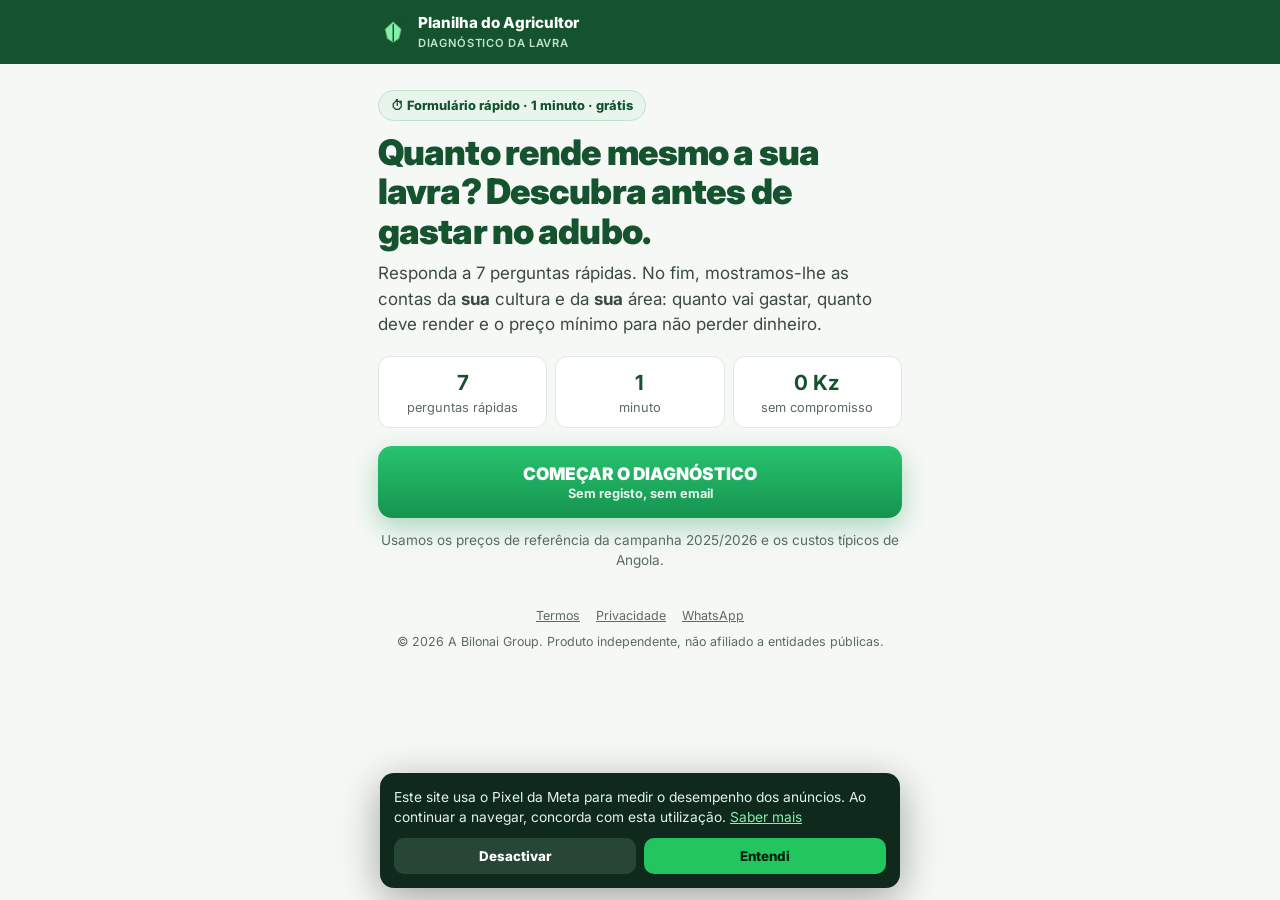
<file: index.html>
<!doctype html>
<html lang="pt-AO">
<head>
<meta charset="utf-8">
<meta name="viewport" content="width=device-width,initial-scale=1,viewport-fit=cover">
<title>Diagnóstico grátis da sua lavra · Planilha do Agricultor</title>
<meta name="description" content="Responda a 7 perguntas rápidas e veja quanto a sua lavra deve render, quanto custa e o preço mínimo para não perder dinheiro.">
<meta name="theme-color" content="#14532d">
<meta property="og:title" content="Quanto rende mesmo a sua lavra? Diagnóstico em 1 minuto">
<meta property="og:image" content="assets/caixa.webp">
<link rel="icon" type="image/png" href="favicon.png">
<link rel="preconnect" href="https://fonts.googleapis.com"><link rel="preconnect" href="https://fonts.gstatic.com" crossorigin>
<link rel="stylesheet" href="https://fonts.googleapis.com/css2?family=Inter:wght@400;500;600;700;800;900&display=swap">
<link rel="stylesheet" href="style.css">
</head>
<body>
<header class="top"><div class="wrap"><img src="favicon.png" alt=""><div>Planilha do Agricultor<small>Diagnóstico da lavra</small></div></div></header>

<!-- 1. INTRO -->
<section id="intro" class="intro"><div class="wrap">
 <span class="tag">⏱ Formulário rápido · 1 minuto · grátis</span>
 <h1>Quanto rende mesmo a sua lavra? Descubra antes de gastar no adubo.</h1>
 <p class="lead">Responda a 7 perguntas rápidas. No fim, mostramos-lhe as contas da <b>sua</b> cultura e da <b>sua</b> área: quanto vai gastar, quanto deve render e o preço mínimo para não perder dinheiro.</p>
 <div class="how"><div><b>7</b>perguntas rápidas</div><div><b>1</b>minuto</div><div><b>0 Kz</b>sem compromisso</div></div>
 <button class="btn" id="start" type="button">COMEÇAR O DIAGNÓSTICO<small>Sem registo, sem email</small></button>
 <p class="small" style="margin-top:12px;text-align:center">Usamos os preços de referência da campanha 2025/2026 e os custos típicos de Angola.</p>
</div></section>

<!-- 2. QUIZ -->
<section id="quiz" class="quiz" hidden><div class="wrap">
 <div class="prog"><i id="pbar"></i></div><div class="pstep" id="pstep">Pergunta 1 de 7</div>

 <div class="q" data-k="cultura"><h2>O que produz mais?</h2><p class="h">Escolha a cultura principal.</p><div class="opts">
  <button class="opt" data-v="milho"><span class="e">🌽</span><span>Milho</span></button>
  <button class="opt" data-v="feijao"><span class="e">🫘</span><span>Feijão</span></button>
  <button class="opt" data-v="batata"><span class="e">🥔</span><span>Batata-rena</span></button>
  <button class="opt" data-v="horta"><span class="e">🍅</span><span>Hortícolas<small>tomate, cebola, repolho</small></span></button>
  <button class="opt" data-v="mandioca"><span class="e">🌿</span><span>Mandioca</span></button>
  <button class="opt" data-v="soja"><span class="e">🌱</span><span>Soja, amendoim ou arroz</span></button></div></div>

 <div class="q" data-k="area"><h2>Quantos hectares semeia por campanha?</h2><p class="h">1 hectare = 100 m × 100 m (mais ou menos um campo de futebol e meio).</p><div class="opts two">
  <button class="opt" data-v="0.5"><span>Menos de 1 ha</span></button><button class="opt" data-v="2"><span>1 a 3 ha</span></button>
  <button class="opt" data-v="5"><span>3 a 10 ha</span></button><button class="opt" data-v="15"><span>Mais de 10 ha</span></button></div></div>

 <div class="q" data-k="objetivo"><h2>O que faz com a colheita?</h2><div class="opts">
  <button class="opt" data-v="vende"><span class="e">💰</span><span>Vendo quase tudo</span></button>
  <button class="opt" data-v="parte"><span class="e">⚖️</span><span>Vendo uma parte e fico com outra</span></button>
  <button class="opt" data-v="casa"><span class="e">🏠</span><span>É sobretudo para casa</span></button></div></div>

 <div class="q" data-k="lucro"><h2>Sabe quanto lucrou na última campanha?</h2><div class="opts">
  <button class="opt" data-v="sim"><span class="e">✅</span><span>Sim, sei o valor exacto</span></button>
  <button class="opt" data-v="mais"><span class="e">🤔</span><span>Mais ou menos</span></button>
  <button class="opt" data-v="nao"><span class="e">❓</span><span>Não faço ideia</span></button></div></div>

 <div class="q" data-k="registo"><h2>Onde aponta os gastos da lavra?</h2><div class="opts">
  <button class="opt" data-v="cabeca"><span class="e">🧠</span><span>De cabeça</span></button>
  <button class="opt" data-v="caderno"><span class="e">📒</span><span>Num caderno</span></button>
  <button class="opt" data-v="tele"><span class="e">📱</span><span>No telemóvel ou Excel</span></button>
  <button class="opt" data-v="nada"><span class="e">🚫</span><span>Não aponto</span></button></div></div>

 <div class="q" data-k="dor"><h2>O que mais lhe tira o sono?</h2><p class="h">Escolha a principal.</p><div class="opts">
  <button class="opt" data-v="adubo"><span class="e">🧪</span><span>O adubo e as sementes estão caríssimos</span></button>
  <button class="opt" data-v="preco"><span class="e">📉</span><span>Vendo e não sei se ganhei ou perdi</span></button>
  <button class="opt" data-v="dinheiro"><span class="e">💸</span><span>O dinheiro acaba antes da colheita</span></button>
  <button class="opt" data-v="tarefas"><span class="e">📅</span><span>Atraso a adubação e as sachas</span></button>
  <button class="opt" data-v="chuva"><span class="e">🌧️</span><span>Tenho medo de um ano de pouca chuva</span></button></div></div>

 <div class="q" data-k="nome"><h2>Para quem é o diagnóstico?</h2><p class="h">Só para personalizar o resultado. Não guardamos estes dados.</p>
  <input class="txt" id="nome" type="text" placeholder="O seu primeiro nome" autocomplete="given-name" maxlength="30">
  <select class="txt" id="prov"><option value="">Província (opcional)</option><option>Bengo</option><option>Benguela</option><option>Bié</option><option>Cabinda</option><option>Cuando</option><option>Cubango</option><option>Cuanza Norte</option><option>Cuanza Sul</option><option>Cunene</option><option>Huambo</option><option>Huíla</option><option>Icolo e Bengo</option><option>Luanda</option><option>Lunda Norte</option><option>Lunda Sul</option><option>Malanje</option><option>Moxico</option><option>Moxico Leste</option><option>Namibe</option><option>Uíge</option><option>Zaire</option></select>
  <button class="btn" id="fim" type="button" style="margin-top:14px">VER O MEU DIAGNÓSTICO</button></div>

 <button class="back" id="voltar" type="button">← Voltar</button>
</div></section>

<!-- 3. A CRUZAR DADOS -->
<section id="anl" class="anl" hidden><div class="wrap">
 <div class="spin"></div><h2>A cruzar os seus dados…</h2>
 <div class="bar2"><i id="abar"></i></div>
 <ul class="chk" id="steps"></ul>
</div></section>

<!-- 4. RESULTADO -->
<section id="res" class="res" hidden><div class="wrap">
 <span class="tag">✓ Diagnóstico pronto</span>
 <h1 id="rtitle"></h1>
 <p class="lead" id="rlead"></p>
 <div class="card"><h3>A sua campanha em números</h3><div id="nums"></div><p class="small" style="margin-top:8px">Estimativa com valores de referência de Angola. Na planilha usa os seus preços reais.</p></div>
 <div id="alerts"></div>
 <div class="card"><h3>O que resolve o seu caso</h3><ul class="fix" id="fix"></ul></div>
 <div class="card"><h3>Assim fica a sua lavra na planilha</h3>
  <div class="phone"><div class="ph">
   <div class="bar">▦ Simulador · <span id="mcul"></span></div><div id="msim"></div>
   <div class="bar" style="margin-top:0">▦ Agenda · exemplo de uma campanha</div><div id="mag"></div>
  </div></div></div>
 <div class="card sol"><img src="assets/caixa.webp" alt="Planilha do Agricultor" width="120" height="180"><p><b>A Planilha do Agricultor</b> faz estas contas com os <b>seus</b> números, lembra-o de cada tarefa e mostra o lucro de cada parcela. Funciona no Excel e no Google Sheets, no telemóvel.</p></div>
 <a class="btn amb" id="go" href="oferta.html" style="margin-top:18px">QUERO A MINHA PLANILHA<small>Ver o preço de lançamento</small></a>
</div></section>

<footer class="f"><div class="wrap"><nav><a href="termos.html">Termos</a><a href="privacidade.html">Privacidade</a><a data-wa href="#">WhatsApp</a></nav><p>© <span id="year">2026</span> A Bilonai Group. Produto independente, não afiliado a entidades públicas.</p></div></footer>
<div class="sticky" id="sticky" hidden><a class="btn amb" id="go2" href="oferta.html">QUERO A MINHA PLANILHA</a></div>

<script src="config.js"></script>
<script>
(function(){
var D={
 milho:{n:'milho',c:625000,y:3000,p:280,t:[['Preparar o terreno',-14],['Sementeira e NPK de fundo',0],['1.ª sacha e lagarta-do-cartucho',21],['Ureia de cobertura',35],['Colheita',130]],u:'kg'},
 feijao:{n:'feijão',c:492500,y:900,p:650,t:[['Preparar o terreno',-10],['Sementeira e NPK de fundo',0],['1.ª sacha',15],['2.ª sacha e pragas',30],['Colheita',90]]},
 batata:{n:'batata-rena',c:1710000,y:15000,p:250,t:[['Preparar o terreno e sulcos',-14],['Plantação e NPK',0],['1.ª amontoa e ureia',25],['Tratamento contra míldio',50],['Colheita',110]]},
 horta:{n:'hortícolas (ex.: tomate)',c:1970000,y:20000,p:300,t:[['Viveiro',-30],['Transplante e NPK',0],['Tutorar',15],['Ureia e tratamento',30],['Início da colheita',70]]},
 mandioca:{n:'mandioca',c:390000,y:10000,p:120,t:[['Preparar o terreno',-14],['Plantar as estacas',0],['1.ª sacha',30],['2.ª sacha',90],['Colheita (a partir de)',365]]},
 soja:{n:'soja',c:516000,y:1800,p:320,t:[['Preparar o terreno',-14],['Sementeira e NPK',0],['1.ª sacha',20],['2.ª sacha e lagartas',40],['Colheita',120]]}
};
var A={}, qs=[].slice.call(document.querySelectorAll('.q')), i=0, $=function(id){return document.getElementById(id)};
function kz(v){return (v<0?'−':'')+Math.round(Math.abs(v)).toString().replace(/\B(?=(\d{3})+(?!\d))/g,'.')+' Kz'}
function n0(v){return Math.round(v).toString().replace(/\B(?=(\d{3})+(?!\d))/g,'.')}
function show(k){qs.forEach(function(q,j){q.classList.toggle('on',j===k)}); $('pbar').style.width=Math.round(100*k/qs.length)+'%'; $('pstep').textContent='Pergunta '+(k+1)+' de '+qs.length; $('voltar').style.visibility=k?'visible':'hidden'; window.scrollTo(0,0)}
$('start').onclick=function(){$('intro').hidden=true;$('quiz').hidden=false;show(0); if(window.track)track('IniciouDiagnostico',{},true)};
qs.forEach(function(q){q.querySelectorAll('.opt').forEach(function(b){b.onclick=function(){
  q.querySelectorAll('.opt').forEach(function(x){x.classList.remove('sel')}); b.classList.add('sel');
  A[q.getAttribute('data-k')]=b.getAttribute('data-v'); setTimeout(function(){i++;show(i)},220);}})});
$('voltar').onclick=function(){if(i>0){i--;show(i)}};
$('fim').onclick=function(){A.nome=($('nome').value||'').trim().split(' ')[0]; A.prov=$('prov').value; $('quiz').hidden=true; analisar()};
function analisar(){
  var d=D[A.cultura]||D.milho, a=+A.area||1;
  $('anl').hidden=false; window.scrollTo(0,0);
  var S=['A ler as suas respostas',
   'A calcular o custo por hectare de '+d.n+' em Angola'+(A.prov?' ('+A.prov+')':''),
   'A comparar com o preço de referência: '+n0(d.p)+' Kz/kg',
   'A projectar '+n0(a)+' ha numa campanha normal',
   'A simular um ano de pouca chuva',
   'A calcular o preço mínimo para não perder',
   'A montar a sua solução'];
  $('steps').innerHTML=S.map(function(s){return '<li><i>✓</i>'+s+'</li>'}).join('');
  var li=$('steps').children, k=0, T=S.length, dur=6200, t0=Date.now();
  var iv=setInterval(function(){var p=Math.min(1,(Date.now()-t0)/dur); $('abar').style.width=Math.round(p*100)+'%';
    while(k<T&&p>=(k+1)/T){li[k].classList.add('ok');k++}
    if(p>=1){clearInterval(iv);setTimeout(resultado,350)}},80);
}
function resultado(){
  var d=D[A.cultura]||D.milho, a=+A.area||1, nome=A.nome?A.nome+', ':'';
  var custo=d.c*a, prod=d.y*a, rec=prod*d.p, lucro=rec-custo, seca=prod*0.5*d.p-custo, pmin=d.c/d.y, ymin=d.c/d.p, fam=(1000/3000);
  $('anl').hidden=true; $('res').hidden=false; window.scrollTo(0,0);
  $('rtitle').textContent=(A.nome?A.nome+', este':'Este')+' é o diagnóstico da sua lavra de '+d.n;
  $('rlead').textContent='Para '+(a<1?'cerca de meio hectare':n0(a)+' ha')+', com os custos e preços de referência de Angola, as contas são estas:';
  $('nums').innerHTML=[
   ['Vai gastar (sementes, adubo, trabalho, tractor…)',kz(custo)],
   ['Deve colher, num ano normal',n0(prod)+' kg ('+n0(prod/50)+' sacos)'],
   ['Vale, ao preço de referência',kz(rec)],
   ['Lucro esperado num ano normal',kz(lucro),'big'],
   ['Preço mínimo para não perder',kz(pmin).replace(' Kz',' Kz/kg')],
   ['Colheita mínima para não perder',n0(ymin*a)+' kg']
  ].map(function(r){return '<div class="kv '+(r[2]||'')+'"><span>'+r[0]+'</span><b'+(r[1].charAt(0)==='−'?' class="neg"':'')+'>'+r[1]+'</b></div>'}).join('');
  var al='';
  if(seca<0) al+='<div class="alert">⚠️ <b>Num ano de pouca chuva</b> (metade da colheita), a mesma lavra dá um <b>prejuízo de '+kz(-seca).replace('−','')+'</b>. Saber isto antes de comprar o adubo muda a decisão.</div>';
  if(A.cultura==='milho') al+='<div class="alert">⚠️ Na agricultura familiar, a média nacional do milho é cerca de <b>1 tonelada por hectare</b>. Com 1 t/ha, cada hectare vale só '+kz(1000*d.p)+', menos de metade do que custa uma lavra bem adubada ('+kz(d.c)+'). Quem investe em adubo tem de colher bem acima da média para compensar.</div>';
  if(A.lucro!=='sim'||A.registo==='cabeca'||A.registo==='nada') al+='<div class="alert">⚠️ Disse que '+(A.lucro==='nao'?'não sabe quanto lucrou':A.lucro==='mais'?'só sabe mais ou menos o que lucrou':'aponta os gastos '+(A.registo==='cabeca'?'de cabeça':'pouco'))+'. É assim que o dinheiro sai em pequenos gastos (diárias, transporte, sacos) que ninguém soma.</div>';
  if(lucro>0&&!al) al+='<div class="good">✅ A sua cultura compensa num ano normal. O ganho está em controlar os gastos e vender acima de '+kz(pmin).replace(' Kz',' Kz/kg')+'.</div>';
  $('alerts').innerHTML=al;
  var F={adubo:'O <b>Simulador</b> mostra, antes de comprar, se o adubo se paga com o seu preço de venda.',preco:'O <b>Painel</b> mostra o lucro de cada parcela e o custo real por kg. Nunca mais vende abaixo do custo.',dinheiro:'O <b>dinheiro mês a mês</b> avisa quando vai faltar dinheiro antes da colheita, a tempo de pedir crédito.',tarefas:'A <b>Agenda automática</b> cria as tarefas a partir da data de sementeira e avisa: «Esta semana», «Atrasada».',chuva:'A <b>tabela «e se?»</b> mostra o lucro num ano normal, fraco e de seca, antes de semear.'};
  var order=[A.dor||'preco'].concat(['preco','tarefas','dinheiro','adubo','chuva'].filter(function(x){return x!==A.dor})).slice(0,4);
  $('fix').innerHTML=order.map(function(k,j){return '<li><i>'+(j+1)+'</i><span>'+F[k]+'</span></li>'}).join('')+'<li><i>5</i><span>Registo de <b>2 minutos por dia</b>: gastos, dias de trabalho, colheita e vendas, com listas para escolher.</span></li>';
  $('mcul').textContent=d.n+' · '+n0(a)+' ha';
  $('msim').innerHTML=[['Investimento',kz(custo)],['Receita esperada',kz(rec)],['Lucro esperado',kz(lucro),'t'],['Ano de seca (−50%)',kz(seca)]].map(function(r){return '<div class="row '+(r[2]||'')+'"><span>'+r[0]+'</span><b'+(r[1].charAt(0)==='−'?' style="color:#c0392b"':'')+'>'+r[1]+'</b></div>'}).join('');
  var st=['g','g','y','',''], lb=['✓ Feita','✓ Feita','Esta semana','Este mês','Mais tarde'];
  $('mag').innerHTML=d.t.map(function(t,j){return '<div class="tsk"><span>'+t[0]+'</span><span class="pill '+(st[j]||'')+'" style="'+(st[j]?'':'background:#eef3ef;color:#5b6b62')+'">'+lb[j]+'</span></div>'}).join('');
  var qsx='?c='+encodeURIComponent(A.cultura||'milho')+'&a='+encodeURIComponent(a)+(A.nome?'&n='+encodeURIComponent(A.nome):'')+(location.search?'&'+location.search.slice(1):'');
  $('go').href='oferta.html'+qsx; $('go2').href='oferta.html'+qsx;
  try{sessionStorage.setItem('agro_diag',JSON.stringify({c:A.cultura,a:a,n:A.nome,l:lucro}))}catch(e){}
  $('sticky').hidden=false;
  if(window.track) track('Lead',{content_name:'Diagnostico '+(A.cultura||'')});
}
})();
</script>
<script src="site.js"></script>
</body>
</html>
</file>
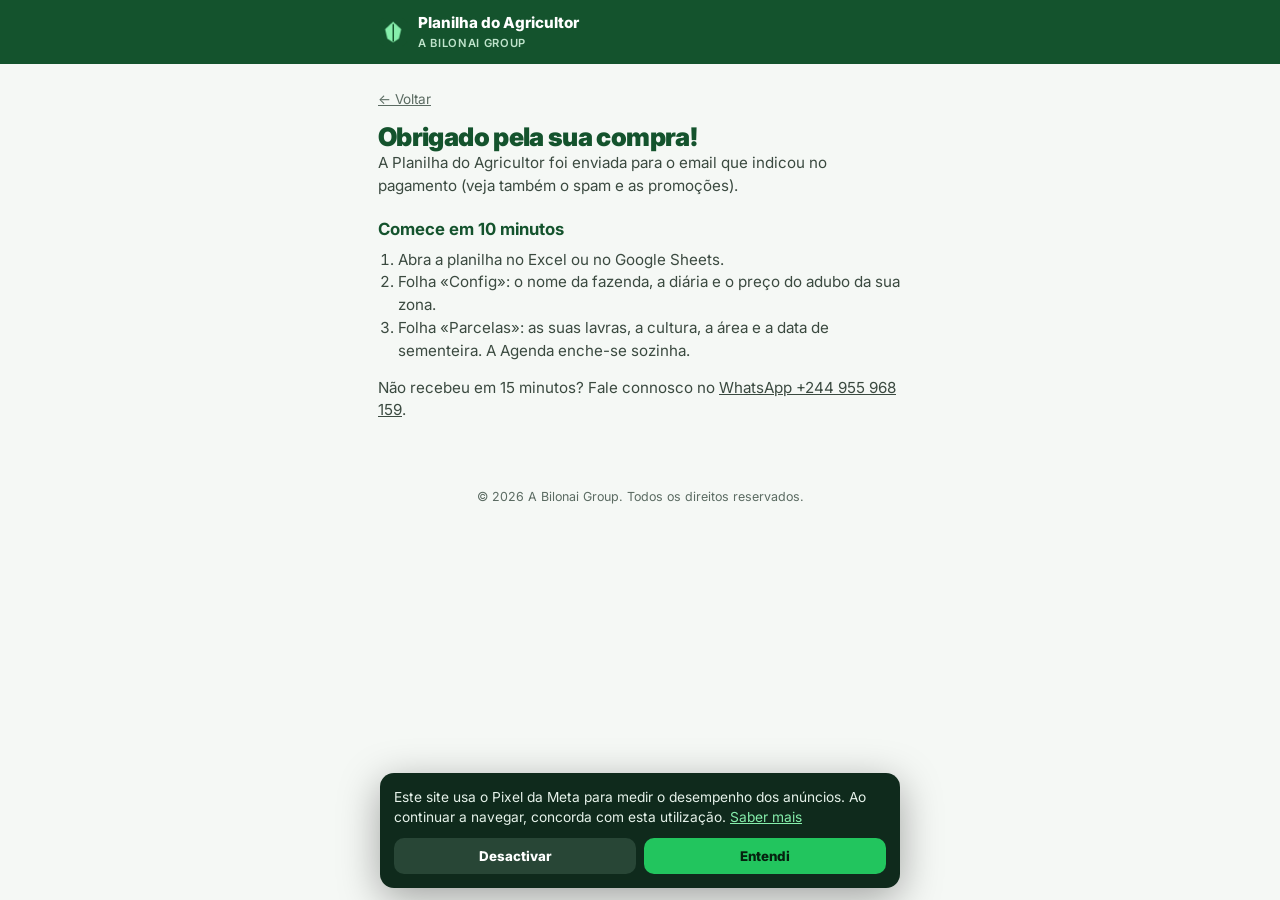
<file: obrigado.html>
<!doctype html><html lang="pt-AO"><head><meta charset="utf-8"><meta name="viewport" content="width=device-width,initial-scale=1"><title>Obrigado · Planilha do Agricultor</title><meta name="robots" content="noindex"><link rel="icon" type="image/png" href="favicon.png"><link rel="stylesheet" href="https://fonts.googleapis.com/css2?family=Inter:wght@400;600;800;900&display=swap"><link rel="stylesheet" href="style.css"></head><body><header class="top"><div class="wrap"><img src="favicon.png" alt=""><div>Planilha do Agricultor<small>A Bilonai Group</small></div></div></header><main class="legal"><div class="wrap"><a class="small" href="index.html">← Voltar</a><h1>Obrigado pela sua compra!</h1><p>A Planilha do Agricultor foi enviada para o email que indicou no pagamento (veja também o spam e as promoções).</p>
<h2>Comece em 10 minutos</h2><ol style="margin-left:20px"><li>Abra a planilha no Excel ou no Google Sheets.</li><li>Folha «Config»: o nome da fazenda, a diária e o preço do adubo da sua zona.</li><li>Folha «Parcelas»: as suas lavras, a cultura, a área e a data de sementeira. A Agenda enche-se sozinha.</li></ol>
<p style="margin-top:14px">Não recebeu em 15 minutos? Fale connosco no <a data-wa href="#">WhatsApp +244 955 968 159</a>.</p></div></main><footer class="f"><div class="wrap"><p>© <span id="year">2026</span> A Bilonai Group. Todos os direitos reservados.</p></div></footer><script src="config.js"></script><script src="site.js"></script></body></html>
</file>
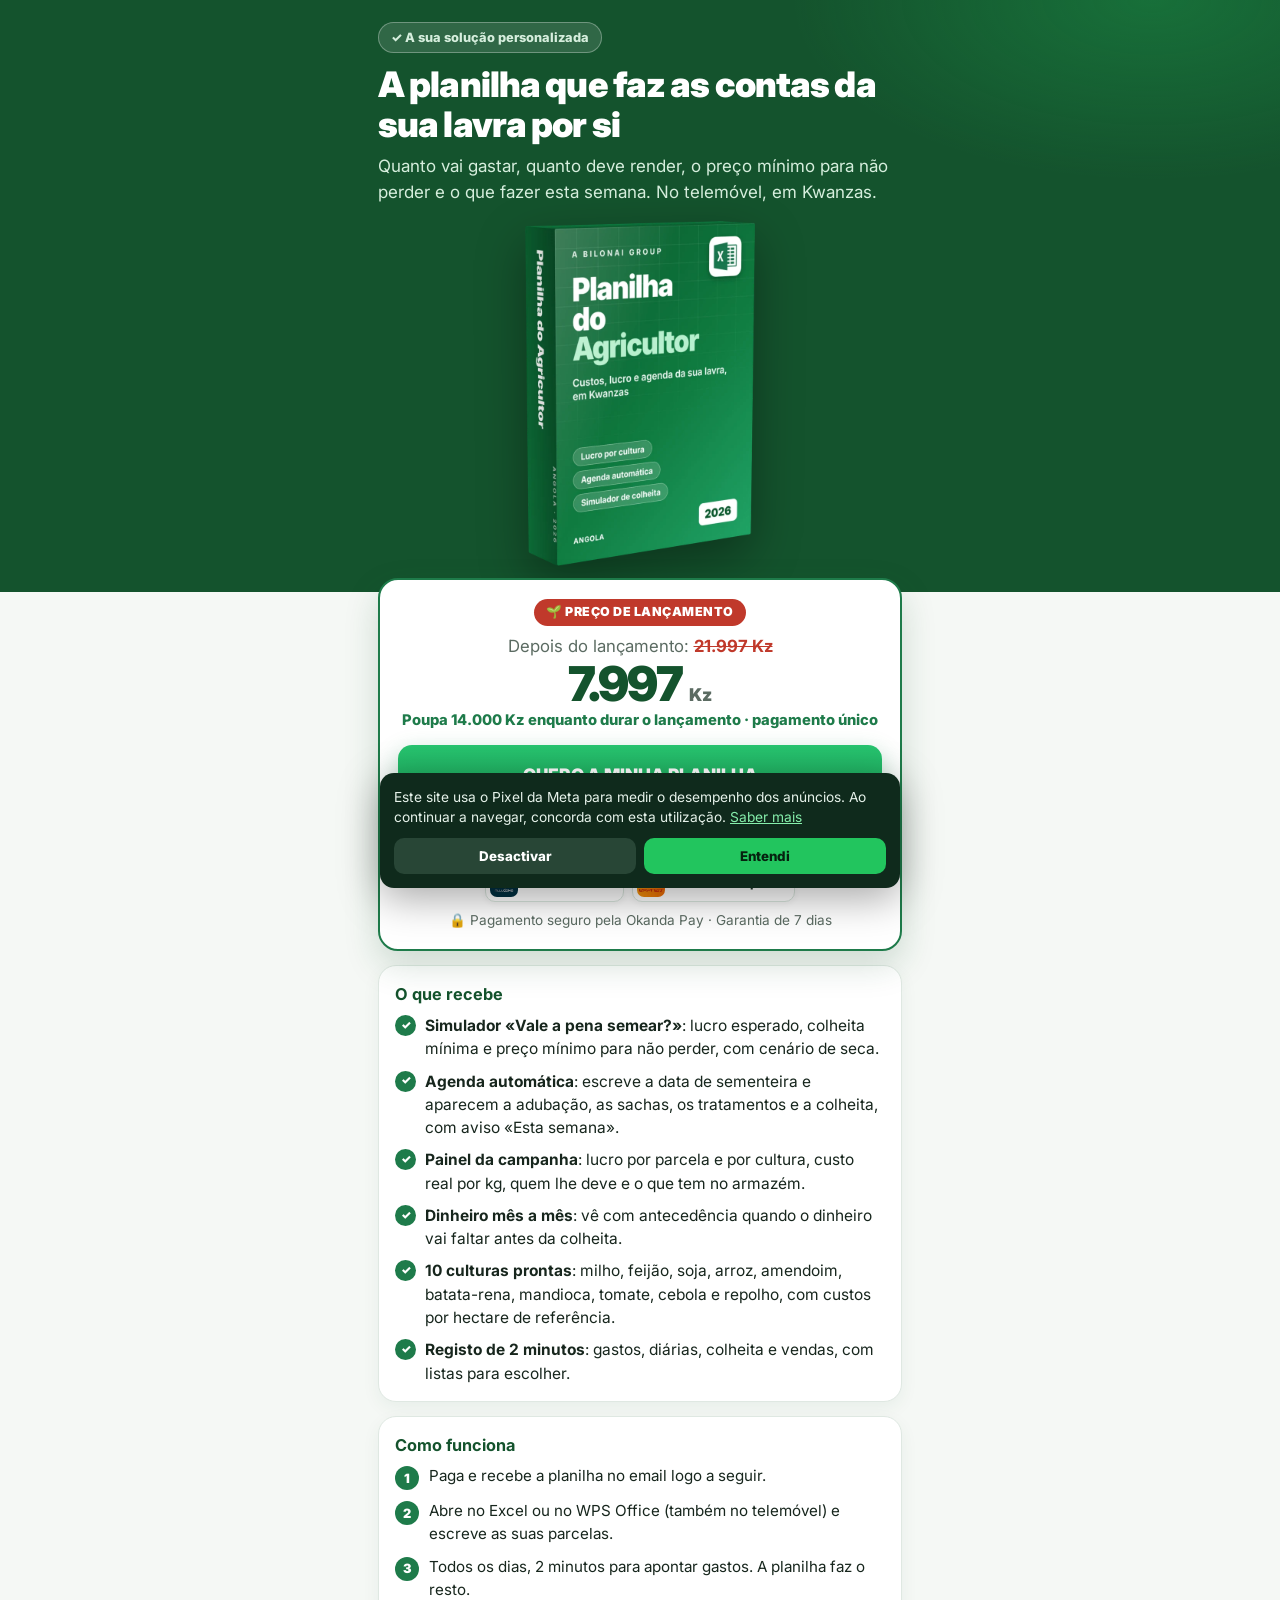
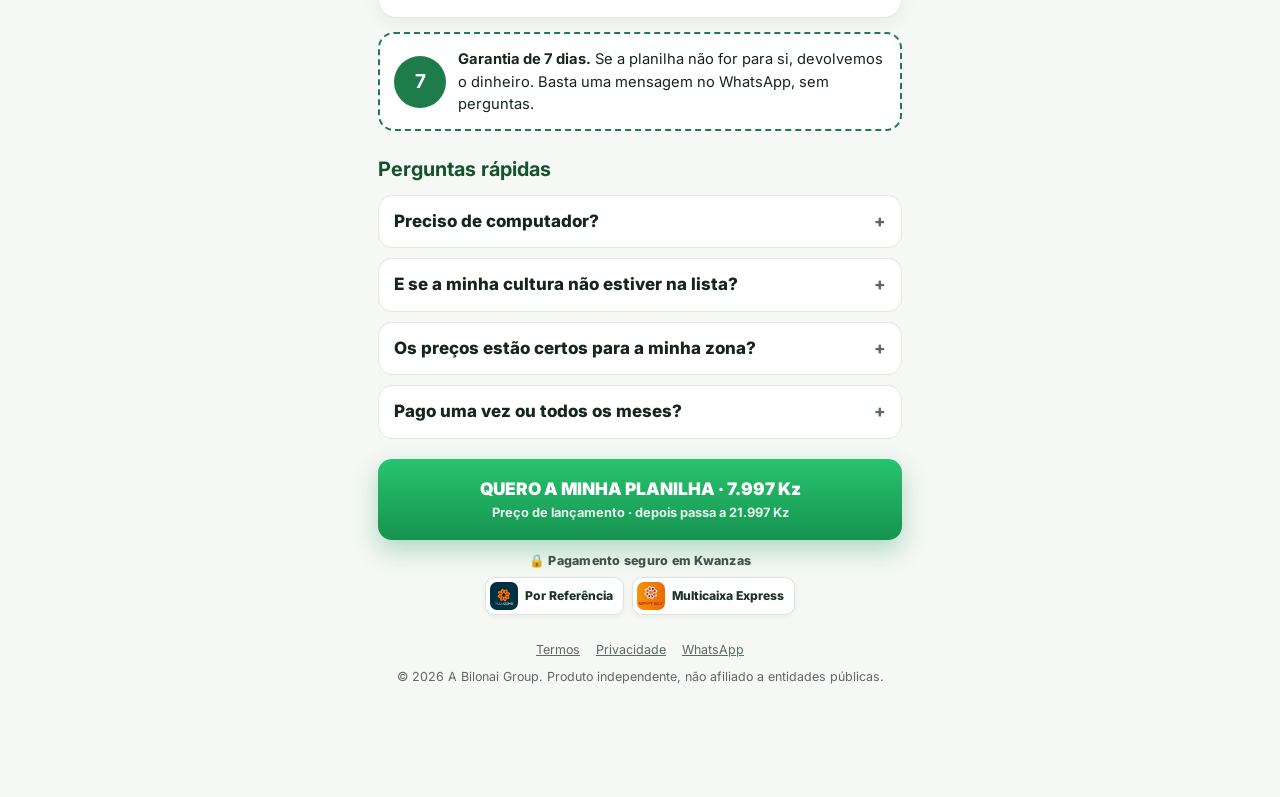
<file: oferta.html>
<!doctype html>
<html lang="pt-AO">
<head>
<meta charset="utf-8">
<meta name="viewport" content="width=device-width,initial-scale=1,viewport-fit=cover">
<title>Planilha do Agricultor · Preço de lançamento</title>
<meta name="description" content="A planilha que mostra quanto custa, quanto rende e o que fazer esta semana na sua lavra. Excel ou WPS Office, no computador ou no telemóvel.">
<meta name="theme-color" content="#14532d">
<meta name="robots" content="noindex">
<link rel="icon" type="image/png" href="favicon.png">
<link rel="preconnect" href="https://fonts.googleapis.com"><link rel="preconnect" href="https://fonts.gstatic.com" crossorigin>
<link rel="stylesheet" href="https://fonts.googleapis.com/css2?family=Inter:wght@400;500;600;700;800;900&display=swap">
<link rel="stylesheet" href="style.css">
</head>
<body data-exit>
<header class="hero2"><div class="wrap">
 <span class="tag" style="background:rgba(255,255,255,.12);color:#d6eedd;border-color:rgba(255,255,255,.3)">✓ A sua solução personalizada</span>
 <h1 id="h">A planilha que faz as contas da sua lavra por si</h1>
 <p class="lead" id="sub">Quanto vai gastar, quanto deve render, o preço mínimo para não perder e o que fazer esta semana. No telemóvel, em Kwanzas.</p>
 <img class="box" src="assets/caixa.webp" alt="Planilha do Agricultor" width="230" height="345">
</div></header>
<main class="wrap">
 <div class="pricebox">
  <span class="today">🌱 PREÇO DE LANÇAMENTO</span>
  <div class="old">Depois do lançamento: <s>21.997 Kz</s></div>
  <div class="new">7.997 <small>Kz</small></div>
  <div class="save">Poupa 14.000 Kz enquanto durar o lançamento · pagamento único</div>
  <a class="btn" data-checkout href="#" style="margin-top:14px">QUERO A MINHA PLANILHA<small>Acesso imediato · Excel ou WPS Office</small></a><div class="pay"><p>🔒 Pagamento seguro em Kwanzas</p><div><span><img src="assets/pag-referencia.png" alt="" width="34" height="34">Por Referência</span><span><img src="assets/pag-express.png" alt="" width="34" height="34">Multicaixa Express</span></div></div>
  <p class="small" style="margin-top:8px">🔒 Pagamento seguro pela Okanda Pay · Garantia de 7 dias</p>
 </div>

 <div class="card"><h3>O que recebe</h3><ul class="list">
  <li><b>Simulador «Vale a pena semear?»</b>: lucro esperado, colheita mínima e preço mínimo para não perder, com cenário de seca.</li>
  <li><b>Agenda automática</b>: escreve a data de sementeira e aparecem a adubação, as sachas, os tratamentos e a colheita, com aviso «Esta semana».</li>
  <li><b>Painel da campanha</b>: lucro por parcela e por cultura, custo real por kg, quem lhe deve e o que tem no armazém.</li>
  <li><b>Dinheiro mês a mês</b>: vê com antecedência quando o dinheiro vai faltar antes da colheita.</li>
  <li><b>10 culturas prontas</b>: milho, feijão, soja, arroz, amendoim, batata-rena, mandioca, tomate, cebola e repolho, com custos por hectare de referência.</li>
  <li><b>Registo de 2 minutos</b>: gastos, diárias, colheita e vendas, com listas para escolher.</li>
 </ul></div>

 <div class="card"><h3>Como funciona</h3><ul class="fix">
  <li><i>1</i><span>Paga e recebe a planilha no email logo a seguir.</span></li>
  <li><i>2</i><span>Abre no Excel ou no WPS Office (também no telemóvel) e escreve as suas parcelas.</span></li>
  <li><i>3</i><span>Todos os dias, 2 minutos para apontar gastos. A planilha faz o resto.</span></li>
 </ul></div>

 <div class="guar"><b class="s">7</b><span><b>Garantia de 7 dias.</b> Se a planilha não for para si, devolvemos o dinheiro. Basta uma mensagem no WhatsApp, sem perguntas.</span></div>

 <h3 style="margin:24px 0 4px;color:var(--g)">Perguntas rápidas</h3>
 <details><summary>Preciso de computador?</summary><p>Não. Funciona no telemóvel com a aplicação Excel ou WPS Office (gratuitas).</p></details>
 <details><summary>E se a minha cultura não estiver na lista?</summary><p>Há linhas livres para acrescentar outras culturas com os seus custos e o seu calendário.</p></details>
 <details><summary>Os preços estão certos para a minha zona?</summary><p>Vêm com valores de referência de Angola (preços de referência da campanha 2025/2026 e preços do adubo de 2026). Troca-os pelos da sua zona em poucos minutos, e todas as contas se ajustam.</p></details>
 <details><summary>Pago uma vez ou todos os meses?</summary><p>Uma vez. A planilha é sua e serve para todas as campanhas.</p></details>

 <a class="btn" data-checkout href="#" style="margin:20px 0 6px">QUERO A MINHA PLANILHA · 7.997 Kz<small>Preço de lançamento · depois passa a 21.997 Kz</small></a><div class="pay"><p>🔒 Pagamento seguro em Kwanzas</p><div><span><img src="assets/pag-referencia.png" alt="" width="34" height="34">Por Referência</span><span><img src="assets/pag-express.png" alt="" width="34" height="34">Multicaixa Express</span></div></div>
</main>
<footer class="f"><div class="wrap"><nav><a href="termos.html">Termos</a><a href="privacidade.html">Privacidade</a><a data-wa href="#">WhatsApp</a></nav><p>© <span id="year">2026</span> A Bilonai Group. Produto independente, não afiliado a entidades públicas.</p></div></footer>

<!-- POPUP DO CUPÃO (aparece ao carregar em voltar) -->
<div class="modal" id="cupao" hidden>
 <div class="mbox coupon">
  <button class="mx" data-close type="button" aria-label="Fechar">✕</button>
  <span class="ribbon">ESPERE! ÚLTIMA OPORTUNIDADE</span>
  <h2>Leve a planilha com mais <span style="color:var(--red)" id="cpct">25% de desconto</span></h2>
  <p class="muted" style="margin-top:6px">Só nesta página. Se sair, o cupão desaparece.</p>
  <div class="code" id="ccode">LANCAMENTO15</div>
  <div class="p2"><s>7.997 Kz</s> → <b id="cprice">4.798 Kz</b></div>
  <a class="btn amb" data-checkout="cupao" href="#" style="margin-top:14px">USAR O CUPÃO E COMPRAR<small id="chint">Escreva o código LANCAMENTO15 no pagamento</small></a><div class="pay"><p>🔒 Pagamento seguro em Kwanzas</p><div><span><img src="assets/pag-referencia.png" alt="" width="34" height="34">Por Referência</span><span><img src="assets/pag-express.png" alt="" width="34" height="34">Multicaixa Express</span></div></div>
  <button class="no" data-close type="button">Não, prefiro continuar a fazer as contas de cabeça</button>
 </div>
</div>

<script src="config.js"></script>
<script>
(function(){
 var C=window.AGRO||{}, P=C.precos||{normal:21997,hoje:7997,desconto:.4};
 function kz(v){return Math.round(v).toString().replace(/\B(?=(\d{3})+(?!\d))/g,'.')+' Kz'}
 var N={milho:'milho',feijao:'feijão',batata:'batata-rena',horta:'hortícolas',mandioca:'mandioca',soja:'soja, amendoim ou arroz'};
 var q=new URLSearchParams(location.search), c=q.get('c'), a=parseFloat(q.get('a')), n=(q.get('n')||'').replace(/[<>&"]/g,'');
 if(c&&N[c]){
   document.getElementById('h').textContent=(n?n+', a':'A')+' sua planilha para '+N[c]+' está pronta';
   if(a) document.getElementById('sub').textContent='Já com a cultura de '+N[c]+' e os custos por hectare de Angola. Escreve os seus '+(a<1?'menos de 1':String(a).replace('.',','))+' ha e vê o lucro, a agenda e o preço mínimo de venda.';
 }
 document.querySelector('.old s').textContent=kz(P.normal);
 document.querySelector('.new').innerHTML=kz(P.hoje).replace(' Kz',' <small>Kz</small>');
 document.querySelector('.save').textContent='Poupa '+kz(P.normal-P.hoje)+' enquanto durar o lançamento · pagamento único';
 var cp=Math.round(P.hoje*(1-P.desconto));
 document.getElementById('cprice').textContent=kz(cp);
 document.getElementById('cpct').textContent=Math.round(P.desconto*100)+'% de desconto';
 document.getElementById('ccode').textContent=C.cupao||'LANCAMENTO15';
 document.getElementById('chint').textContent=C.checkoutCupao?'O desconto já vem aplicado':'Escreva o código '+(C.cupao||'LANCAMENTO15')+' no pagamento';
})();
</script>
<script src="site.js"></script>
<script>if(window.track) track('ViewContent',{content_name:'Planilha do Agricultor',value:(window.AGRO&&AGRO.precos||{}).hoje||7997,currency:'AOA'});</script>
</body>
</html>
</file>
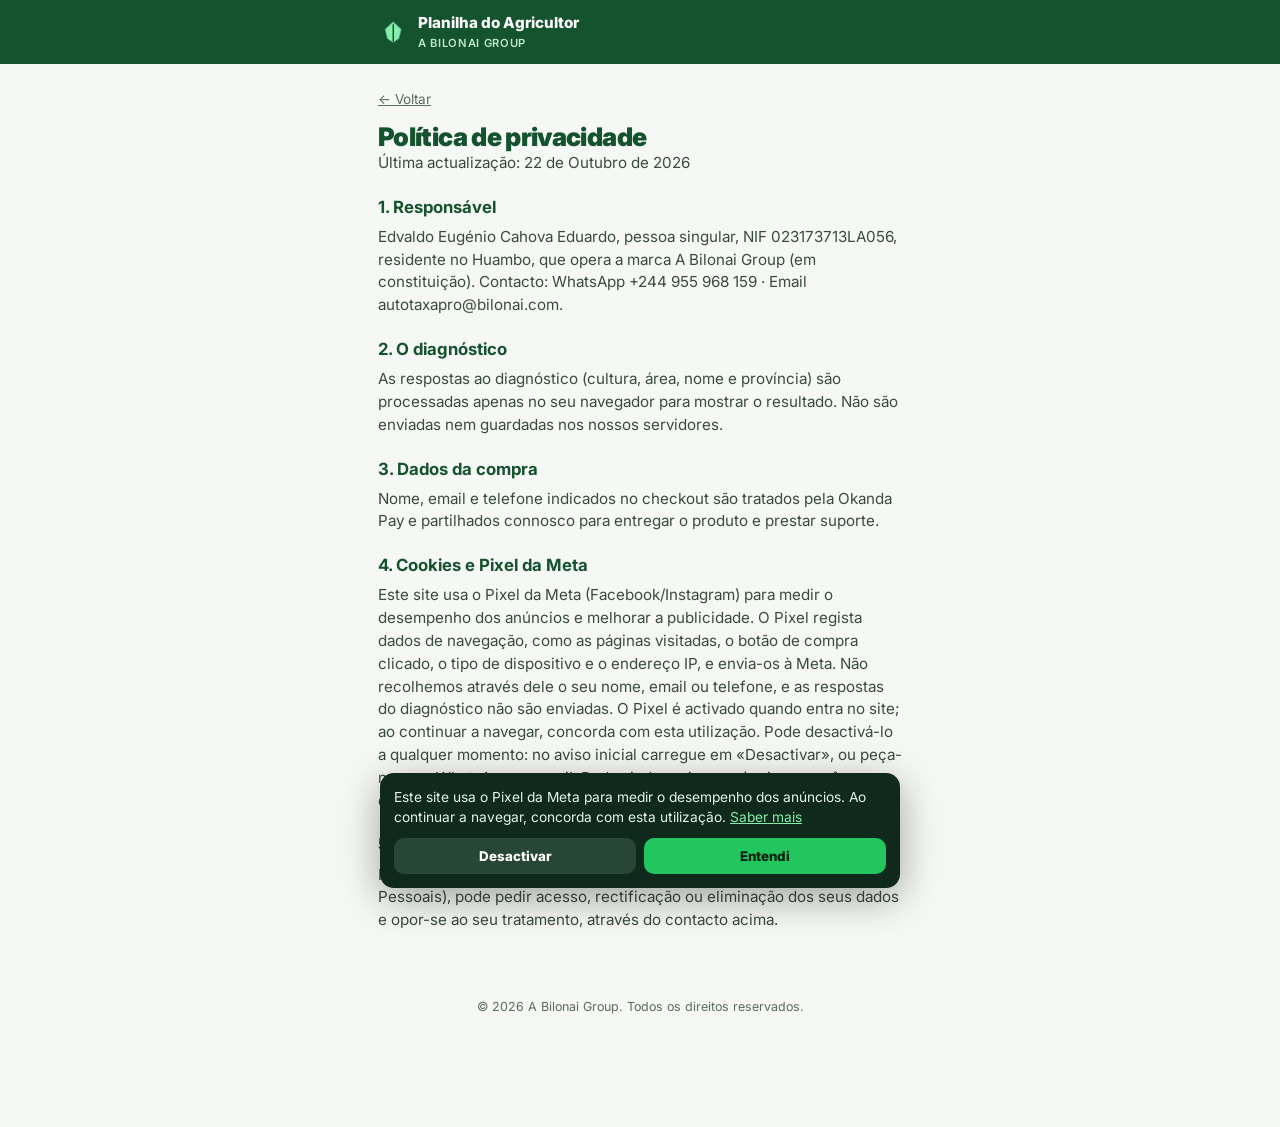
<file: privacidade.html>
<!doctype html><html lang="pt-AO"><head><meta charset="utf-8"><meta name="viewport" content="width=device-width,initial-scale=1"><title>Privacidade · Planilha do Agricultor</title><meta name="robots" content="noindex"><link rel="icon" type="image/png" href="favicon.png"><link rel="stylesheet" href="https://fonts.googleapis.com/css2?family=Inter:wght@400;600;800;900&display=swap"><link rel="stylesheet" href="style.css"></head><body><header class="top"><div class="wrap"><img src="favicon.png" alt=""><div>Planilha do Agricultor<small>A Bilonai Group</small></div></div></header><main class="legal"><div class="wrap"><a class="small" href="index.html">← Voltar</a><h1>Política de privacidade</h1><p class="small">Última actualização: 22 de Outubro de 2026</p>
<h2>1. Responsável</h2><p>Edvaldo Eugénio Cahova Eduardo, pessoa singular, NIF 023173713LA056, residente no Huambo, que opera a marca A Bilonai Group (em constituição). Contacto: WhatsApp +244 955 968 159 · Email autotaxapro@bilonai.com.</p>
<h2>2. O diagnóstico</h2><p>As respostas ao diagnóstico (cultura, área, nome e província) são processadas apenas no seu navegador para mostrar o resultado. Não são enviadas nem guardadas nos nossos servidores.</p>
<h2>3. Dados da compra</h2><p>Nome, email e telefone indicados no checkout são tratados pela Okanda Pay e partilhados connosco para entregar o produto e prestar suporte.</p>
<h2>4. Cookies e Pixel da Meta</h2><p>Este site usa o Pixel da Meta (Facebook/Instagram) para medir o desempenho dos anúncios e melhorar a publicidade. O Pixel regista dados de navegação, como as páginas visitadas, o botão de compra clicado, o tipo de dispositivo e o endereço IP, e envia-os à Meta. Não recolhemos através dele o seu nome, email ou telefone, e as respostas do diagnóstico não são enviadas. O Pixel é activado quando entra no site; ao continuar a navegar, concorda com esta utilização. Pode desactivá-lo a qualquer momento: no aviso inicial carregue em «Desactivar», ou peça-nos por WhatsApp ou email. Pode ainda gerir os anúncios que vê nas definições da sua conta Meta.</p>
<h2>5. Os seus direitos</h2><p>Nos termos da Lei n.º 22/11, de 17 de Junho (Lei da Protecção de Dados Pessoais), pode pedir acesso, rectificação ou eliminação dos seus dados e opor-se ao seu tratamento, através do contacto acima.</p></div></main><footer class="f"><div class="wrap"><p>© <span id="year">2026</span> A Bilonai Group. Todos os direitos reservados.</p></div></footer><script src="config.js"></script><script src="site.js"></script></body></html>
</file>
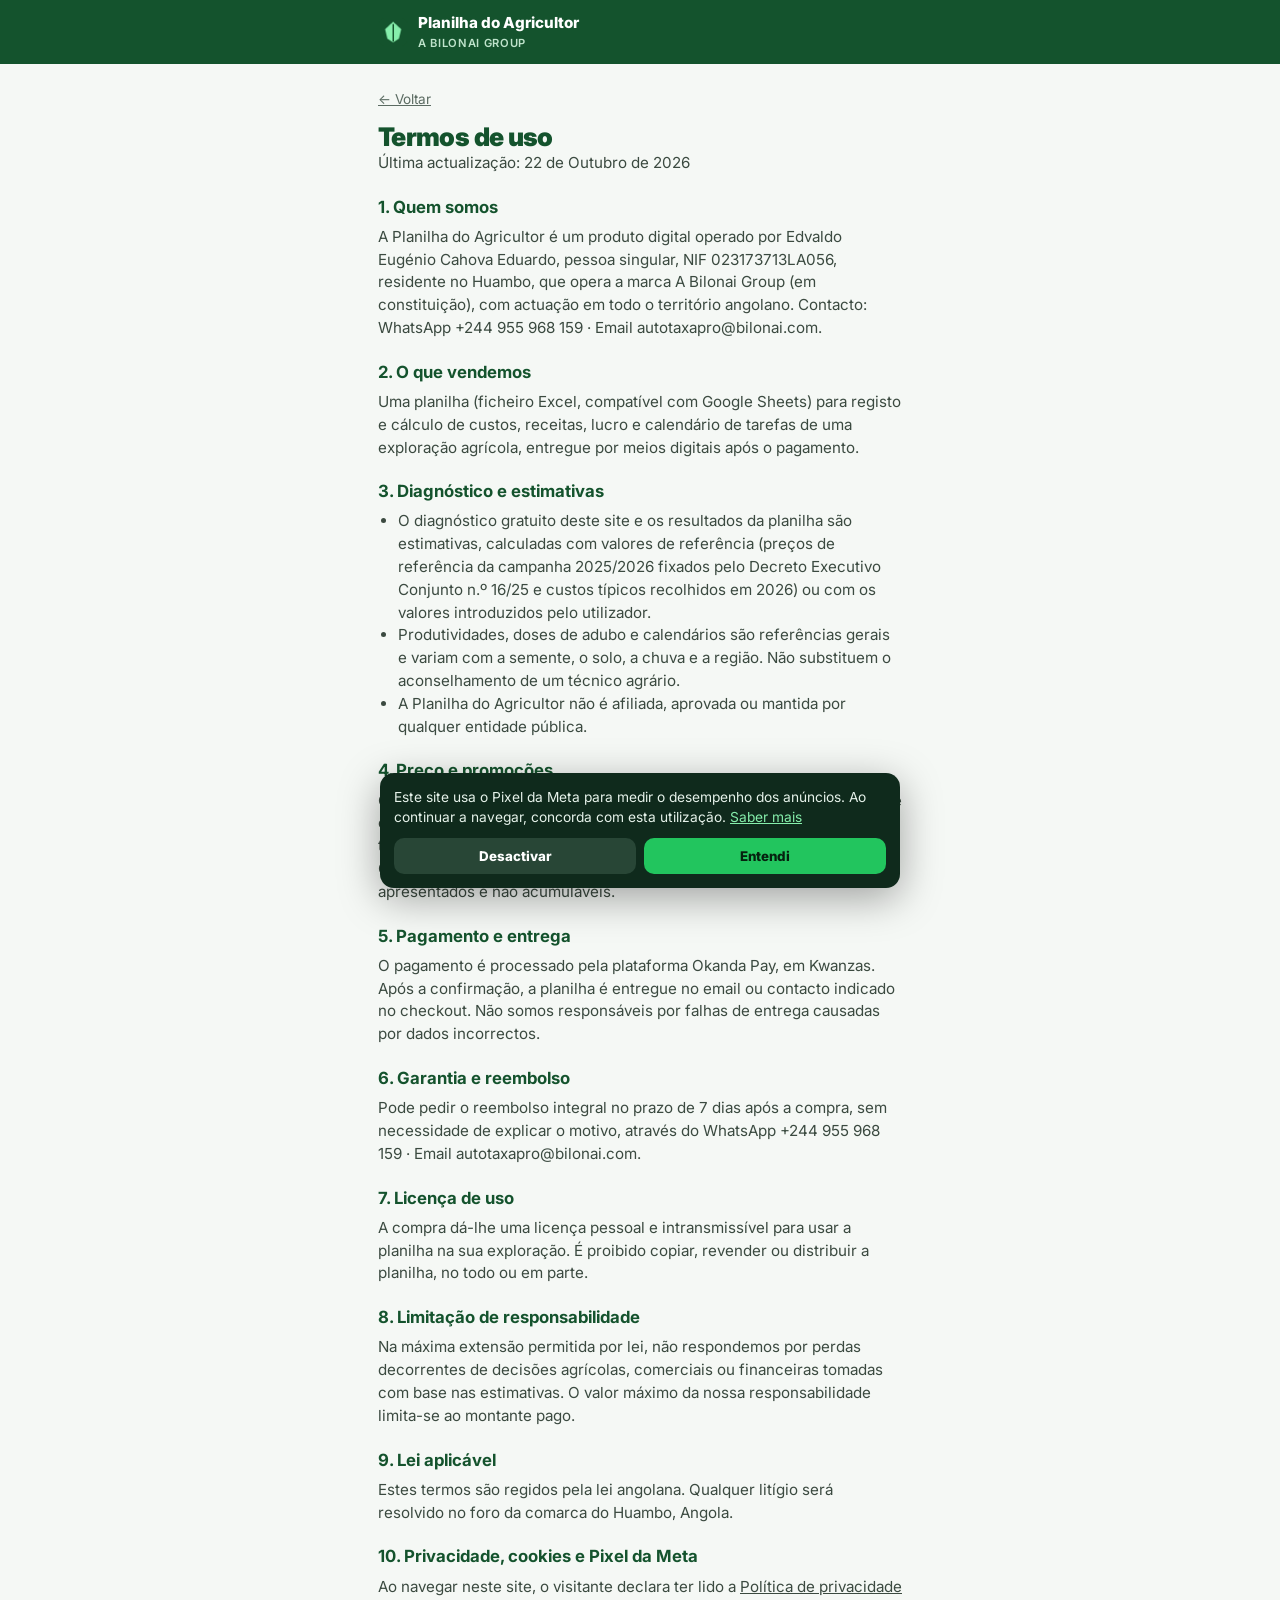
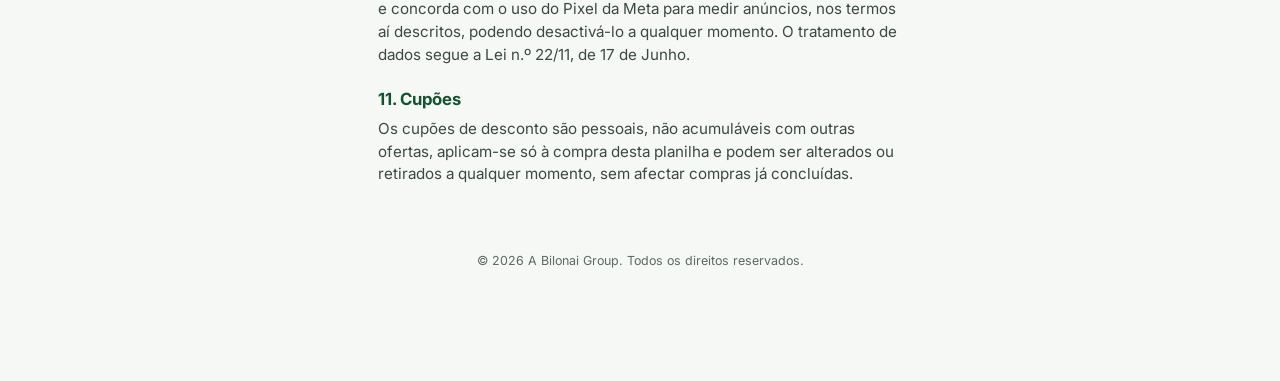
<file: termos.html>
<!doctype html><html lang="pt-AO"><head><meta charset="utf-8"><meta name="viewport" content="width=device-width,initial-scale=1"><title>Termos de uso · Planilha do Agricultor</title><meta name="robots" content="noindex"><link rel="icon" type="image/png" href="favicon.png"><link rel="stylesheet" href="https://fonts.googleapis.com/css2?family=Inter:wght@400;600;800;900&display=swap"><link rel="stylesheet" href="style.css"></head><body><header class="top"><div class="wrap"><img src="favicon.png" alt=""><div>Planilha do Agricultor<small>A Bilonai Group</small></div></div></header><main class="legal"><div class="wrap"><a class="small" href="index.html">← Voltar</a><h1>Termos de uso</h1><p class="small">Última actualização: 22 de Outubro de 2026</p>
<h2>1. Quem somos</h2><p>A Planilha do Agricultor é um produto digital operado por Edvaldo Eugénio Cahova Eduardo, pessoa singular, NIF 023173713LA056, residente no Huambo, que opera a marca A Bilonai Group (em constituição), com actuação em todo o território angolano. Contacto: WhatsApp +244 955 968 159 · Email autotaxapro@bilonai.com.</p>
<h2>2. O que vendemos</h2><p>Uma planilha (ficheiro Excel, compatível com Google Sheets) para registo e cálculo de custos, receitas, lucro e calendário de tarefas de uma exploração agrícola, entregue por meios digitais após o pagamento.</p>
<h2>3. Diagnóstico e estimativas</h2><ul><li>O diagnóstico gratuito deste site e os resultados da planilha são estimativas, calculadas com valores de referência (preços de referência da campanha 2025/2026 fixados pelo Decreto Executivo Conjunto n.º 16/25 e custos típicos recolhidos em 2026) ou com os valores introduzidos pelo utilizador.</li><li>Produtividades, doses de adubo e calendários são referências gerais e variam com a semente, o solo, a chuva e a região. Não substituem o aconselhamento de um técnico agrário.</li><li>A Planilha do Agricultor não é afiliada, aprovada ou mantida por qualquer entidade pública.</li></ul>
<h2>4. Preço e promoções</h2><p>O preço em vigor é o indicado na página no momento da compra. Durante o período de lançamento, a planilha é vendida a um preço reduzido; terminado o lançamento, passa ao preço normal indicado na página. Cupões de desconto são pessoais, válidos apenas na sessão em que são apresentados e não acumuláveis.</p>
<h2>5. Pagamento e entrega</h2><p>O pagamento é processado pela plataforma Okanda Pay, em Kwanzas. Após a confirmação, a planilha é entregue no email ou contacto indicado no checkout. Não somos responsáveis por falhas de entrega causadas por dados incorrectos.</p>
<h2>6. Garantia e reembolso</h2><p>Pode pedir o reembolso integral no prazo de 7 dias após a compra, sem necessidade de explicar o motivo, através do WhatsApp +244 955 968 159 · Email autotaxapro@bilonai.com.</p>
<h2>7. Licença de uso</h2><p>A compra dá-lhe uma licença pessoal e intransmissível para usar a planilha na sua exploração. É proibido copiar, revender ou distribuir a planilha, no todo ou em parte.</p>
<h2>8. Limitação de responsabilidade</h2><p>Na máxima extensão permitida por lei, não respondemos por perdas decorrentes de decisões agrícolas, comerciais ou financeiras tomadas com base nas estimativas. O valor máximo da nossa responsabilidade limita-se ao montante pago.</p>
<h2>9. Lei aplicável</h2><p>Estes termos são regidos pela lei angolana. Qualquer litígio será resolvido no foro da comarca do Huambo, Angola.</p><h2>10. Privacidade, cookies e Pixel da Meta</h2><p>Ao navegar neste site, o visitante declara ter lido a <a href="privacidade.html">Política de privacidade</a> e concorda com o uso do Pixel da Meta para medir anúncios, nos termos aí descritos, podendo desactivá-lo a qualquer momento. O tratamento de dados segue a Lei n.º 22/11, de 17 de Junho.</p><h2>11. Cupões</h2><p>Os cupões de desconto são pessoais, não acumuláveis com outras ofertas, aplicam-se só à compra desta planilha e podem ser alterados ou retirados a qualquer momento, sem afectar compras já concluídas.</p></div></main><footer class="f"><div class="wrap"><p>© <span id="year">2026</span> A Bilonai Group. Todos os direitos reservados.</p></div></footer><script src="config.js"></script><script src="site.js"></script></body></html>
</file>
<file: style.css>
:root{--g:#14532d;--g2:#1e7b4a;--g3:#22c55e;--lg:#e8f5ec;--ink:#17261d;--mut:#5b6b62;--line:#dfe8e2;--bg:#f5f8f5;--amber:#f5b301;--red:#c0392b}
*{box-sizing:border-box;margin:0;padding:0}
html{-webkit-text-size-adjust:100%}
body{font-family:'Inter',system-ui,-apple-system,sans-serif;color:var(--ink);background:var(--bg);line-height:1.5;font-size:17px}
[hidden]{display:none!important}
img{max-width:100%;display:block}
a{color:inherit}
button{font-family:inherit;cursor:pointer}
.wrap{max-width:560px;margin:0 auto;padding:0 18px}
.top{background:var(--g);color:#fff;padding:12px 0}
.top .wrap{display:flex;align-items:center;gap:10px;font-weight:800;font-size:.95rem}
.top img{width:30px;height:30px;border-radius:8px}
.top small{display:block;font-weight:600;font-size:.7rem;color:#bfe3cb;letter-spacing:.06em;text-transform:uppercase}
.btn{display:block;width:100%;text-align:center;border:0;background:linear-gradient(180deg,#27c46f,#16934f);color:#fff;text-decoration:none;font-weight:900;font-size:1.08rem;padding:17px 16px;border-radius:14px;box-shadow:0 10px 26px rgba(22,147,79,.32)}
.btn small{display:block;font-weight:700;font-size:.8rem;opacity:.9;margin-top:2px}
.btn.amb{background:linear-gradient(180deg,#ffc933,#f5a400);color:#1a1300;box-shadow:0 10px 26px rgba(245,179,1,.35)}
.btn:active{transform:translateY(1px)}
.muted{color:var(--mut)}
.small{font-size:.85rem;color:var(--mut)}
/* quiz */
.intro{padding:26px 0 10px}
.tag{display:inline-block;background:var(--lg);color:var(--g);border:1px solid #bfe3cb;border-radius:99px;padding:5px 12px;font-size:.8rem;font-weight:800}
h1{font-size:clamp(1.65rem,6.6vw,2.2rem);line-height:1.12;letter-spacing:-.025em;font-weight:900;margin-top:12px;color:var(--g)}
.lead{margin-top:10px;color:#3b4a40}
.how{display:grid;grid-template-columns:repeat(3,1fr);gap:8px;margin:18px 0}
.how div{background:#fff;border:1px solid var(--line);border-radius:12px;padding:10px;font-size:.8rem;color:var(--mut);text-align:center}
.how b{display:block;font-size:1.3rem;color:var(--g)}
.quiz{padding:18px 0 40px}
.prog{height:8px;border-radius:99px;background:#dbe7df;overflow:hidden}
.prog i{display:block;height:100%;width:0;background:linear-gradient(90deg,var(--g3),var(--g2));transition:width .35s}
.pstep{font-size:.8rem;color:var(--mut);margin-top:6px;font-weight:700}
.q{display:none;animation:in .3s ease}
.q.on{display:block}
@keyframes in{from{opacity:0;transform:translateX(18px)}to{opacity:1;transform:none}}
.q h2{font-size:1.35rem;line-height:1.2;margin:16px 0 4px;color:var(--ink);letter-spacing:-.01em}
.q p.h{font-size:.9rem;color:var(--mut);margin-bottom:12px}
.opts{display:grid;gap:10px;margin-top:12px}
.opts.two{grid-template-columns:1fr 1fr}
.opt{display:flex;align-items:center;gap:12px;background:#fff;border:2px solid var(--line);border-radius:14px;padding:14px;font-size:1rem;font-weight:700;text-align:left;color:var(--ink);width:100%}
.opt .e{font-size:1.5rem;flex:none}
.opt:active,.opt.sel{border-color:var(--g2);background:var(--lg)}
.opt span small{display:block;font-weight:500;font-size:.8rem;color:var(--mut)}
input.txt,select.txt{width:100%;font:inherit;font-size:1.05rem;padding:15px;border:2px solid var(--line);border-radius:14px;background:#fff;color:var(--ink);margin-top:12px}
input.txt:focus,select.txt:focus{outline:none;border-color:var(--g2)}
.back{background:none;border:0;color:var(--mut);font-weight:700;font-size:.9rem;margin-top:16px;padding:6px 0}
/* analysing */
.anl{padding:40px 0 60px;text-align:center}
.spin{width:74px;height:74px;margin:0 auto;border-radius:50%;border:7px solid #dbe7df;border-top-color:var(--g2);animation:sp 1s linear infinite}
@keyframes sp{to{transform:rotate(360deg)}}
.anl h2{margin-top:20px;color:var(--g);font-size:1.35rem}
.chk{list-style:none;margin:22px auto 0;max-width:420px;text-align:left;display:grid;gap:10px}
.chk li{display:flex;gap:10px;align-items:flex-start;font-size:.95rem;color:#a7b6ad;transition:color .3s}
.chk li i{flex:none;width:22px;height:22px;border-radius:50%;border:2px solid #cfdcd4;display:flex;align-items:center;justify-content:center;font-style:normal;font-size:.75rem;font-weight:900;color:#fff;transition:all .3s}
.chk li.ok{color:var(--ink)}.chk li.ok i{background:var(--g2);border-color:var(--g2)}
.bar2{height:10px;border-radius:99px;background:#dbe7df;overflow:hidden;max-width:420px;margin:22px auto 0}.bar2 i{display:block;height:100%;width:0;background:var(--g2);transition:width .2s linear}
/* result */
.res{padding:22px 0 40px}
.res h1{font-size:clamp(1.5rem,6vw,2rem)}
.card{background:#fff;border:1px solid var(--line);border-radius:18px;padding:16px;margin-top:14px;box-shadow:0 6px 18px rgba(20,83,45,.06)}
.card h3{font-size:1.02rem;color:var(--g);margin-bottom:8px}
.kv{display:flex;justify-content:space-between;gap:10px;padding:8px 0;border-bottom:1px dashed var(--line);font-size:.95rem}
.kv:last-child{border:0}.kv b{white-space:nowrap}
.kv.big{font-size:1.05rem}.kv.big b{color:var(--g2);font-size:1.2rem}
.neg{color:var(--red)!important}
.alert{background:#fdecea;border:1px solid #f5c2bd;border-radius:14px;padding:12px 14px;margin-top:12px;font-size:.93rem;color:#7a2a22}
.alert b{color:#7a2a22}
.good{background:var(--lg);border:1px solid #bfe3cb;border-radius:14px;padding:12px 14px;margin-top:12px;font-size:.93rem}
.fix{list-style:none;display:grid;gap:10px}
.fix li{display:flex;gap:10px;font-size:.95rem}
.fix li i{flex:none;width:24px;height:24px;border-radius:50%;background:var(--g2);color:#fff;font-style:normal;display:flex;align-items:center;justify-content:center;font-size:.8rem;font-weight:900;margin-top:1px}
.sol{display:flex;gap:14px;align-items:center}
.sol img{width:120px;flex:none;filter:drop-shadow(0 10px 14px rgba(0,0,0,.25))}
.sol p{font-size:.95rem}
.phone{background:#0f2a1c;border-radius:22px;padding:12px;margin-top:12px;color:#fff}
.phone .ph{background:#fff;border-radius:14px;color:var(--ink);overflow:hidden}
.phone .bar{background:linear-gradient(180deg,#21a366,#107c41);color:#fff;font-size:.75rem;font-weight:700;padding:7px 10px;display:flex;gap:6px;align-items:center}
.phone .row{display:flex;justify-content:space-between;padding:7px 10px;font-size:.82rem;border-bottom:1px solid #eef3ef}
.phone .row.t{background:var(--lg);font-weight:800}
.phone .tsk{display:flex;justify-content:space-between;align-items:center;padding:7px 10px;font-size:.8rem;border-bottom:1px solid #eef3ef}
.pill{font-size:.68rem;font-weight:800;border-radius:99px;padding:2px 8px}
.pill.y{background:var(--amber);color:#1a1300}.pill.r{background:var(--red);color:#fff}.pill.g{background:var(--lg);color:var(--g2)}
.sticky{position:fixed;left:0;right:0;bottom:0;z-index:20;padding:10px 14px calc(10px + env(safe-area-inset-bottom));background:rgba(245,248,245,.96);backdrop-filter:blur(6px);border-top:1px solid var(--line)}
.sticky .btn{padding:14px}
footer.f{padding:26px 0 110px;text-align:center;font-size:.78rem;color:var(--mut)}
footer.f nav{display:flex;justify-content:center;gap:16px;margin-bottom:8px}
/* oferta */
.hero2{background:radial-gradient(600px 300px at 90% 0%,rgba(34,197,94,.25),transparent 60%),var(--g);color:#fff;padding:22px 0 26px}
.hero2 h1{color:#fff}
.hero2 .lead{color:#d6eedd}
.hero2 img.box{width:230px;margin:16px auto 0;filter:drop-shadow(0 18px 24px rgba(0,0,0,.35))}
.pricebox{background:#fff;border:2px solid var(--g2);border-radius:20px;padding:18px;text-align:center;margin-top:-14px;position:relative;box-shadow:0 14px 34px rgba(20,83,45,.18)}
.today{display:inline-block;background:var(--red);color:#fff;font-weight:900;font-size:.78rem;border-radius:99px;padding:4px 12px;letter-spacing:.04em}
.old{margin-top:8px;color:var(--mut);font-size:1.05rem}.old s{color:var(--red);font-weight:700}
.new{font-size:3rem;font-weight:900;color:var(--g);letter-spacing:-.04em;line-height:1.05}
.new small{font-size:1.1rem;color:var(--mut);letter-spacing:0}
.save{font-weight:800;color:var(--g2);font-size:.92rem}
.list{list-style:none;display:grid;gap:9px;margin-top:6px}
.list li{padding-left:30px;position:relative;font-size:.97rem}
.list li::before{content:'✓';position:absolute;left:0;top:1px;width:21px;height:21px;border-radius:50%;background:var(--g2);color:#fff;font-size:.72rem;font-weight:900;display:flex;align-items:center;justify-content:center}
.guar{display:flex;gap:12px;align-items:center;background:#fff;border:2px dashed var(--g2);border-radius:16px;padding:14px;margin-top:14px;font-size:.92rem}
.guar b.s{flex:none;width:52px;height:52px;border-radius:50%;background:var(--g2);color:#fff;display:flex;align-items:center;justify-content:center;font-size:1.2rem}
details{background:#fff;border:1px solid var(--line);border-radius:14px;padding:13px 15px;margin-top:10px}
summary{font-weight:800;cursor:pointer;list-style:none}summary::after{content:'+';float:right;color:var(--mut)}details[open] summary::after{content:'−'}
details p{margin-top:8px;color:var(--mut);font-size:.93rem}
/* modais */
.modal{position:fixed;inset:0;z-index:60;background:rgba(6,20,12,.66);display:flex;align-items:flex-end;justify-content:center;padding:0}
.mbox{background:#fff;width:100%;max-width:560px;border-radius:20px 20px 0 0;padding:18px 16px calc(18px + env(safe-area-inset-bottom));animation:up .3s ease;max-height:96vh;overflow:auto}
@keyframes up{from{transform:translateY(40px);opacity:0}to{transform:none;opacity:1}}
.mx{float:right;background:#eef3ef;border:0;border-radius:99px;width:34px;height:34px;font-size:1.1rem;font-weight:900;color:var(--mut)}
.ck{position:fixed;inset:0;z-index:70;background:rgba(6,20,12,.7);display:flex;align-items:center;justify-content:center}
.ckbox{background:#fff;width:100%;height:100%;max-width:560px;display:flex;flex-direction:column}
@media(min-width:620px){.ckbox{height:92vh;border-radius:18px;overflow:hidden}.modal{align-items:center}.mbox{border-radius:20px}}
.ckhead{display:flex;justify-content:space-between;align-items:center;padding:10px 12px;border-bottom:1px solid var(--line);font-size:.85rem;font-weight:700;color:var(--mut)}
.ckhead button{background:#eef3ef;border:0;border-radius:10px;padding:8px 12px;font-weight:800}
.ckbox iframe{flex:1;border:0;width:100%}
.ckfoot{padding:8px 12px;font-size:.78rem;color:var(--mut);text-align:center;border-top:1px solid var(--line)}
.ckfoot a{color:var(--g2);font-weight:800}
.coupon{text-align:center}
.coupon .ribbon{display:inline-block;background:var(--red);color:#fff;font-weight:900;border-radius:10px;padding:6px 12px;font-size:.85rem;letter-spacing:.04em}
.coupon h2{font-size:1.6rem;line-height:1.15;margin-top:10px;color:var(--ink)}
.coupon .code{margin:14px auto 0;border:2px dashed var(--red);border-radius:14px;padding:10px;font-weight:900;font-size:1.5rem;letter-spacing:.12em;max-width:260px;background:#fff6f5}
.coupon .p2{margin-top:10px;font-size:1rem}.coupon .p2 s{color:var(--mut)}.coupon .p2 b{font-size:1.6rem;color:var(--g)}
.coupon .no{background:none;border:0;color:var(--mut);font-size:.85rem;margin-top:10px;text-decoration:underline}
.cookie{position:fixed;left:12px;right:12px;bottom:12px;z-index:80;background:#0f2a1c;color:#e6f2ea;border-radius:14px;padding:14px;font-size:.86rem;max-width:520px;margin:0 auto;box-shadow:0 10px 40px rgba(0,0,0,.35)}
.cookie a{color:#86efac}.cookie div{display:flex;gap:8px;margin-top:10px}
.cookie button{flex:1;border:0;border-radius:10px;padding:10px;font-weight:800}.cookie .n{background:#284636;color:#fff}.cookie .y{background:var(--g3);color:#06210f}
.legal{padding:22px 0 40px}.legal h1{font-size:1.6rem}.legal h2{font-size:1.05rem;margin:20px 0 6px;color:var(--g)}.legal p,.legal li{font-size:.95rem;color:#3b4a40}.legal ul{margin:6px 0 6px 20px}

.pay{margin-top:12px;text-align:center}
.pay p{font-size:.78rem;font-weight:800;color:#3d5446;letter-spacing:.02em}
.pay div{display:flex;justify-content:center;gap:8px;margin-top:7px;flex-wrap:nowrap}
.pay span{display:inline-flex;align-items:center;gap:7px;background:#fff;border:1px solid #d9e6dd;border-radius:10px;padding:4px 10px 4px 4px;font-size:.76rem;white-space:nowrap;font-weight:800;color:#1d3326;box-shadow:0 2px 6px rgba(0,0,0,.05)}
.pay img{width:28px;height:28px;border-radius:7px;display:block}
.coupon .pay p{color:#5a4a1a}
</file>
